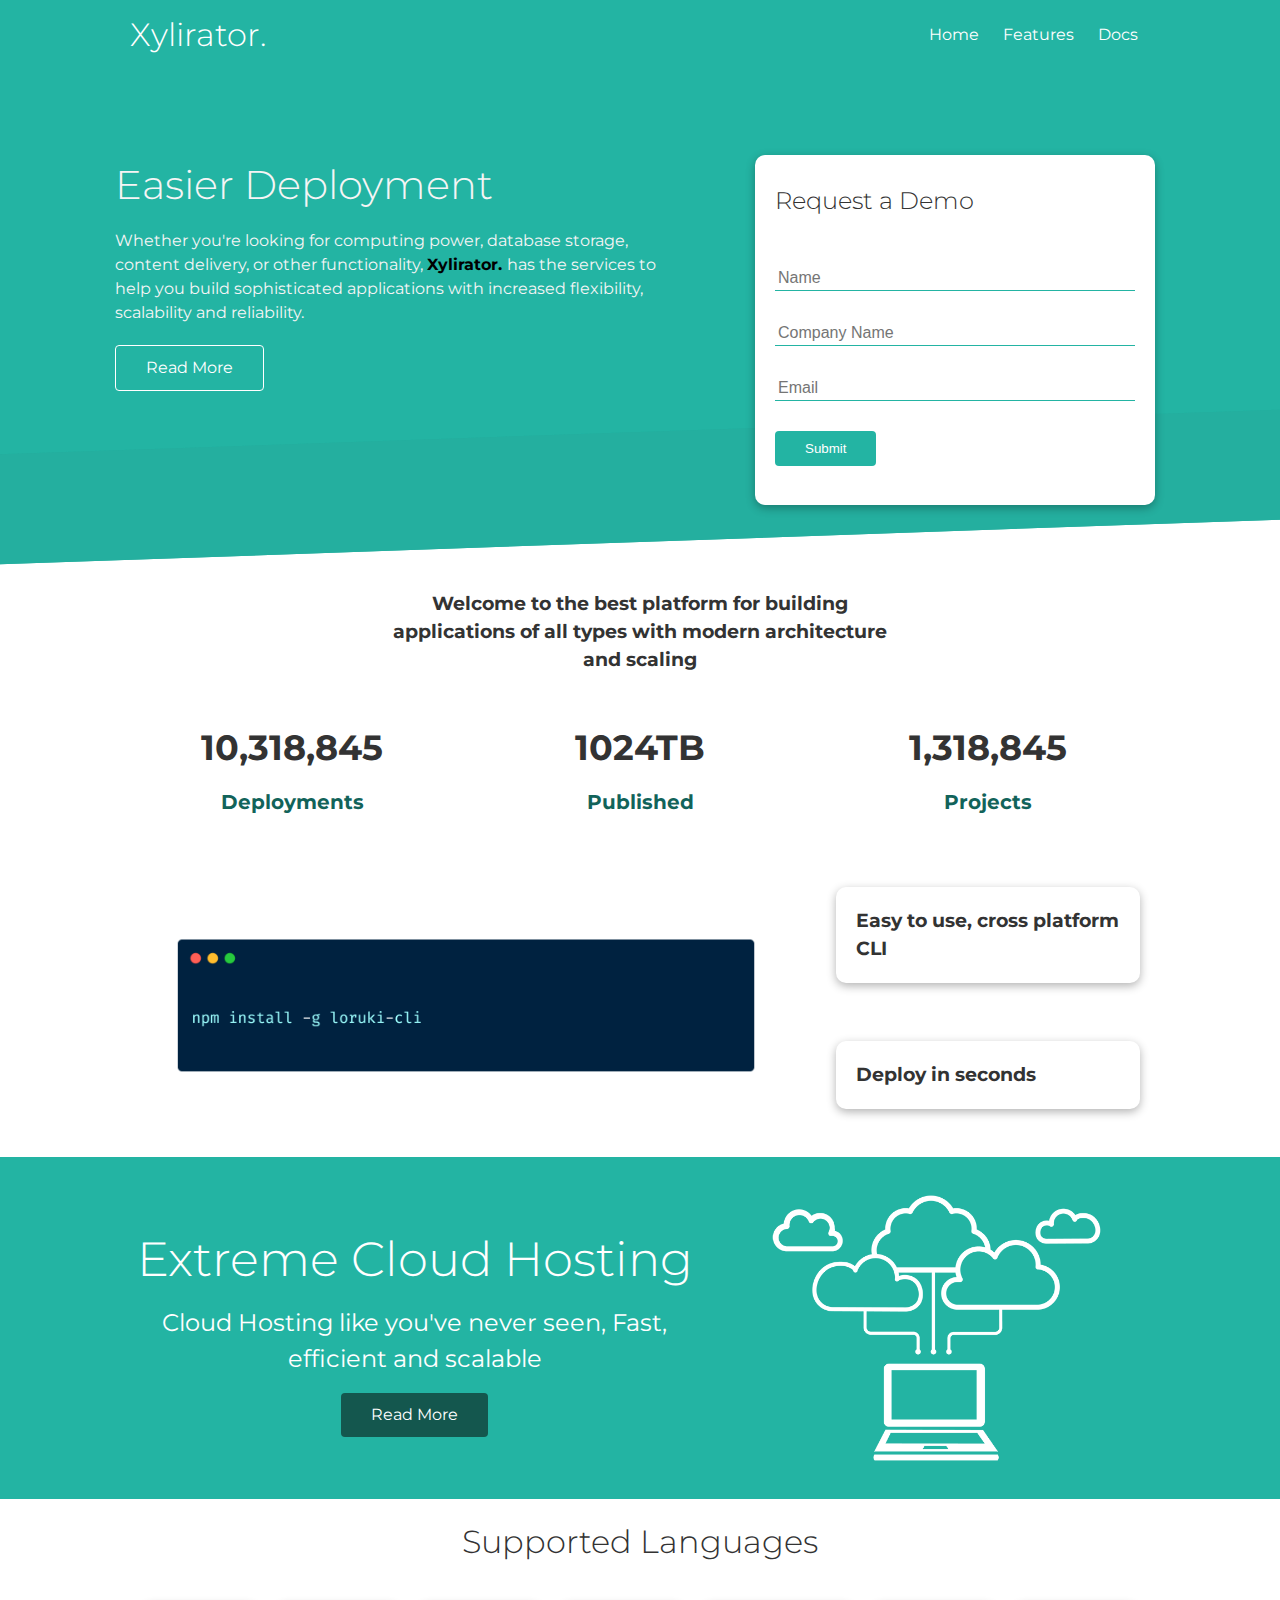
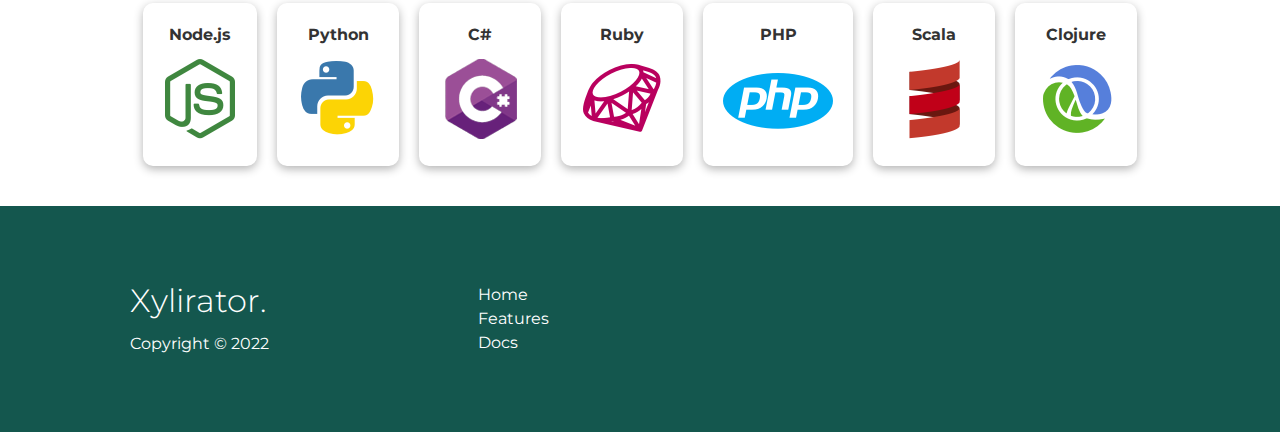
<file: index.html>
<!DOCTYPE html>
<html lang="en">
  <head>
    <meta charset="UTF-8" />
    <meta http-equiv="X-UA-Compatible" content="IE=edge" />
    <meta name="viewport" content="width=device-width, initial-scale=1.0" />
    <link
      rel="stylesheet"
      href="https://cdnjs.cloudflare.com/ajax/libs/font-awesome/6.2.0/css/all.min.css"
      integrity="sha512-xh6O/CkQoPOWDdYTDqeRdPCVd1SpvCA9XXcUnZS2FmJNp1coAFzvtCN9BmamE+4aHK8yyUHUSCcJHgXloTyT2A=="
      crossorigin="anonymous"
      referrerpolicy="no-referrer"
    />
    <link rel="stylesheet" href="styles.css" />
    <title>Xylirator | Cloud Hosting for Everyone</title>
  </head>
  <body>
    <div class="navbar">
      <div class="container flex">
        <h1 class="logo transition">Xylirator.</h1>
        <nav>
          <ul>
            <li><a href="index.html" class="transition">Home</a></li>
            <li><a href="features.html" class="transition">Features</a></li>
            <li><a href="Docs.html" class="transition">Docs</a></li>
          </ul>
        </nav>
      </div>
    </div>

    <section class="showcase">
      <div class="container grid">
        <div class="showcase__text">
          <h1>Easier Deployment</h1>
          <p>
            Whether you're looking for computing power, database storage,
            content delivery, or other functionality,
            <span class="highlight"> Xylirator. </span> has the services to help
            you build sophisticated applications with increased flexibility,
            scalability and reliability.
          </p>
          <a href="features.html" class="btn btn__outline">Read More</a>
        </div>

        <div class="showcase__form card">
          <h2>Request a Demo</h2>
          <form
            name="contact"
            method="post"
            netlify-honeypot="bot-field"
            data-netlify="true"
          >
            <input type="hidden" name="form-name" value="contact" />
            <p class="hidden">
              <label>Don't fill this out if you're human; <input name="bot-field"/></label>
            </p>
            <div class="form__control">
              <input type="text" name="name" placeholder="Name" required />
            </div>
            <div class="form__control">
              <input
                type="text"
                name="Company"
                placeholder="Company Name"
                required
              />
            </div>
            <div class="form__control">
              <input type="email" name="Email" placeholder="Email" required />
            </div>
            <input type="submit" name="Send" class="btn btn__primary" />
          </form>
        </div>
      </div>
    </section>

    <!-- Stats -->
    <section class="stats">
      <div class="container">
        <h3 class="stats__heading text__center">
          Welcome to the best platform for building applications of all types
          with modern architecture and scaling
        </h3>

        <div class="grid grid__3 text__center my__4">
          <div>
            <i class="fas fa-server fa-3x"></i>
            <h3>10,318,845</h3>
            <p class="text__secondary">Deployments</p>
          </div>
          <div>
            <i class="fas fa-upload fa-3x"></i>
            <h3>1024TB</h3>
            <p class="text__secondary">Published</p>
          </div>
          <div>
            <i class="fas fa-project-diagram fa-3x"></i>
            <h3>1,318,845</h3>
            <p class="text__secondary">Projects</p>
          </div>
        </div>
      </div>
    </section>

    <!-- CLI -->
    <section class="cli">
      <div class="container grid">
        <img src="./images/cli.png" alt="" />
        <div class="card">
          <h3>Easy to use, cross platform CLI</h3>
        </div>
        <div class="card">
          <h3>Deploy in seconds</h3>
        </div>
      </div>
    </section>

    <!-- CLOUD -->
    <section class="cloud bg__primary my__2 py__2">
      <div class="container grid">
        <div class="text__center">
          <h2 class="lg">Extreme Cloud Hosting</h2>
          <p class="lead my__1">
            Cloud Hosting like you've never seen, Fast, efficient and scalable
          </p>
          <a href="features.html" class="btn btn__dark .bg__dark">Read More</a>
        </div>
        <img src="images/cloud.png" alt="" />
      </div>
    </section>

    <!-- Languages -->

    <section class="languages">
      <h2 class="md text__center my__2">Supported Languages</h2>
      <div class="container flex">
        <div class="card">
          <h4>Node.js</h4>
          <img src="images/logos/node.png" alt="" />
        </div>
        <div class="card">
          <h4>Python</h4>
          <img src="images/logos/python.png" alt="" />
        </div>
        <div class="card">
          <h4>C#</h4>
          <img src="images/logos/csharp.png" alt="" />
        </div>
        <div class="card">
          <h4>Ruby</h4>
          <img src="images/logos/ruby.png" alt="" />
        </div>
        <div class="card">
          <h4>PHP</h4>
          <img src="images/logos/php.png" alt="" />
        </div>
        <div class="card">
          <h4>Scala</h4>
          <img src="images/logos/scala.png" alt="" />
        </div>
        <div class="card">
          <h4>Clojure</h4>
          <img src="images/logos/clojure.png" alt="" />
        </div>
      </div>
    </section>

    <!-- FOOTER -->
    <footer class="footer bg__dark py__5">
      <div class="container grid grid__3">
        <div>
          <h1>Xylirator.</h1>
          <p>Copyright &copy; 2022</p>
        </div>
        <nav>
          <ul>
            <li><a href="index.html">Home</a></li>
            <li><a href="featrues.html">Features</a></li>
            <li><a href="docs.html">Docs</a></li>
          </ul>
        </nav>
        <div class="social">
          <a href="#"><i class="fab fa-github fa-2x"></i></a>
          <a href="#"><i class="fab fa-twitter fa-2x"></i></a>
          <a href="#"><i class="fab fa-linkedin fa-2x"></i></a>
        </div>
      </div>
    </footer>
  </body>
</html>
</file>
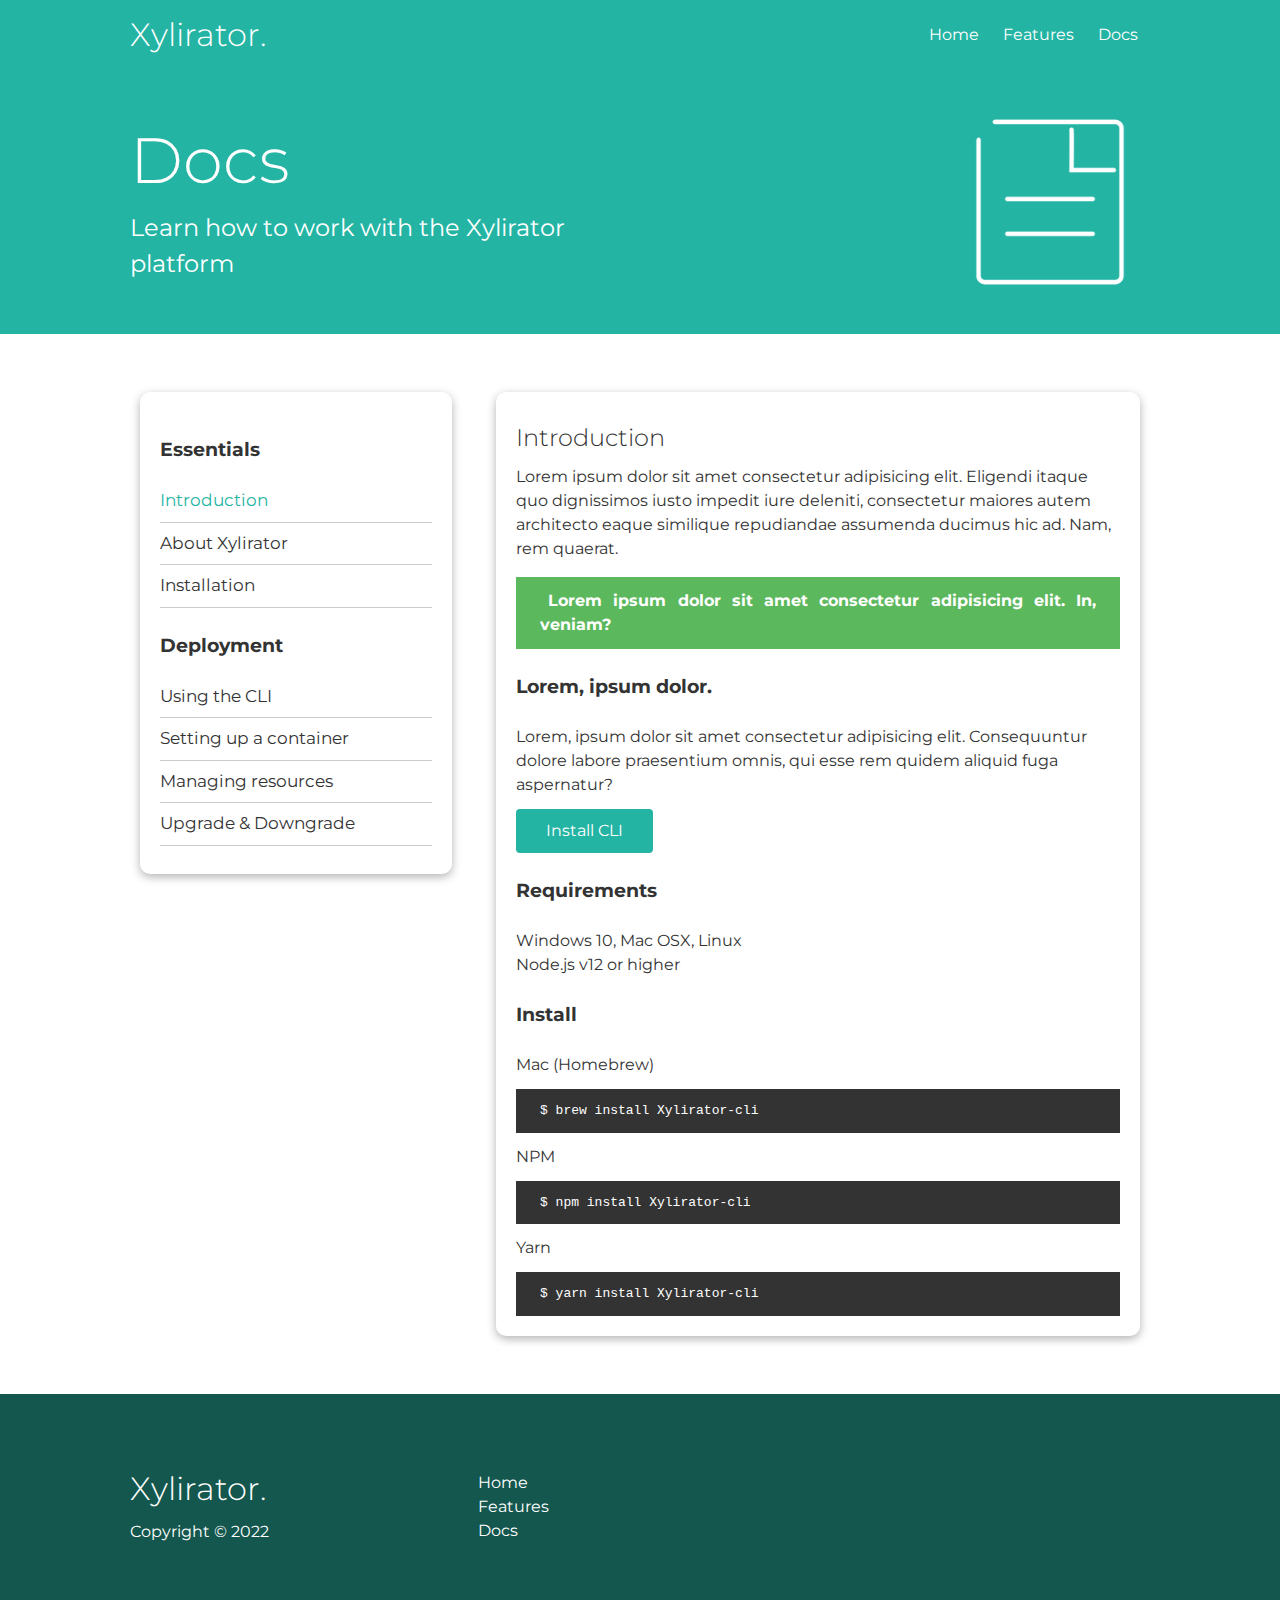
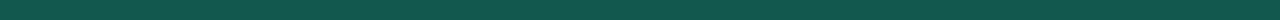
<file: Docs.html>
<!DOCTYPE html>
<html lang="en">
  <head>
    <meta charset="UTF-8" />
    <meta http-equiv="X-UA-Compatible" content="IE=edge" />
    <meta name="viewport" content="width=device-width, initial-scale=1.0" />
    <link
      rel="stylesheet"
      href="https://cdnjs.cloudflare.com/ajax/libs/font-awesome/6.2.0/css/all.min.css"
      integrity="sha512-xh6O/CkQoPOWDdYTDqeRdPCVd1SpvCA9XXcUnZS2FmJNp1coAFzvtCN9BmamE+4aHK8yyUHUSCcJHgXloTyT2A=="
      crossorigin="anonymous"
      referrerpolicy="no-referrer"
    />
    <link rel="stylesheet" href="styles.css" />
    <title>Xylirator | Cloud Hosting for Everyone</title>
  </head>
  <body>
    <!-- NAVBAR -->
    <div class="navbar">
      <div class="container flex">
        <h1 class="logo transition">Xylirator.</h1>
        <nav>
          <ul>
            <li><a href="index.html" class="transition">Home</a></li>
            <li><a href="features.html" class="transition">Features</a></li>
            <li><a href="Docs.html" class="transition">Docs</a></li>
          </ul>
        </nav>
      </div>
    </div>

    <!-- HEAD -->
    <section class="docs__head bg__primary py__3">
      <div class="container grid">
        <div>
          <h1 class="xl">Docs</h1>
          <p class="lead">Learn how to work with the Xylirator platform</p>
        </div>
        <img src="images/docs.png" alt="" />
      </div>
    </section>

    <!-- MAIN -->
    <section class="docs__main my__4">
      <div class="container grid">
        <div class="card bg__light p__3">
          <h3 class="my__2">Essentials</h3>
          <nav>
            <ul>
              <li><a href="#" class="text__primary">Introduction</a></li>
              <li><a href="#">About Xylirator</a></li>
              <li><a href="#">Installation</a></li>
            </ul>
          </nav>
          <h3 class="my__2">Deployment</h3>
          <nav>
            <ul>
              <li><a href="#">Using the CLI</a></li>
              <li><a href="#">Setting up a container</a></li>
              <li><a href="#">Managing resources</a></li>
              <li><a href="#">Upgrade & Downgrade</a></li>
            </ul>
          </nav>
        </div>
        <div class="card">
          <h2>Introduction</h2>
          <p>
            Lorem ipsum dolor sit amet consectetur adipisicing elit. Eligendi
            itaque quo dignissimos iusto impedit iure deleniti, consectetur
            maiores autem architecto eaque similique repudiandae assumenda
            ducimus hic ad. Nam, rem quaerat.
          </p>
          <div class="alert alert__success">
            <i class="fas fa-info"></i>
            Lorem ipsum dolor sit amet consectetur adipisicing elit. In, veniam?
          </div>
          <h3>Lorem, ipsum dolor.</h3>
          <p>
            Lorem, ipsum dolor sit amet consectetur adipisicing elit.
            Consequuntur dolore labore praesentium omnis, qui esse rem quidem
            aliquid fuga aspernatur?
          </p>
          <a href="#" class="btn btn__primary">Install CLI</a>

          <h3>Requirements</h3>
          <ul>
            <li>Windows 10, Mac OSX, Linux</li>
            <li>Node.js v12 or higher</li>
          </ul>

          <h3>Install</h3>
          <p>Mac (Homebrew)</p>
          <pre><code>$ brew install Xylirator-cli</code></pre>
          <p>NPM</p>
          <pre><code>$ npm install Xylirator-cli</code></pre>
          <p>Yarn</p>
          <pre><code>$ yarn install Xylirator-cli</code></pre>
        </div>
      </div>
    </section>

    <!-- FOOTER -->
    <footer class="footer bg__dark py__5">
      <div class="container grid grid__3">
        <div>
          <h1>Xylirator.</h1>
          <p>Copyright &copy; 2022</p>
        </div>
        <nav>
          <ul>
            <li><a href="index.html">Home</a></li>
            <li><a href="featrues.html">Features</a></li>
            <li><a href="docs.html">Docs</a></li>
          </ul>
        </nav>
        <div class="social">
          <a href="#"><i class="fab fa-github fa-2x"></i></a>
          <a href="#"><i class="fab fa-twitter fa-2x"></i></a>
          <a href="#"><i class="fab fa-linkedin fa-2x"></i></a>
        </div>
      </div>
    </footer>
  </body>
</html>
</file>
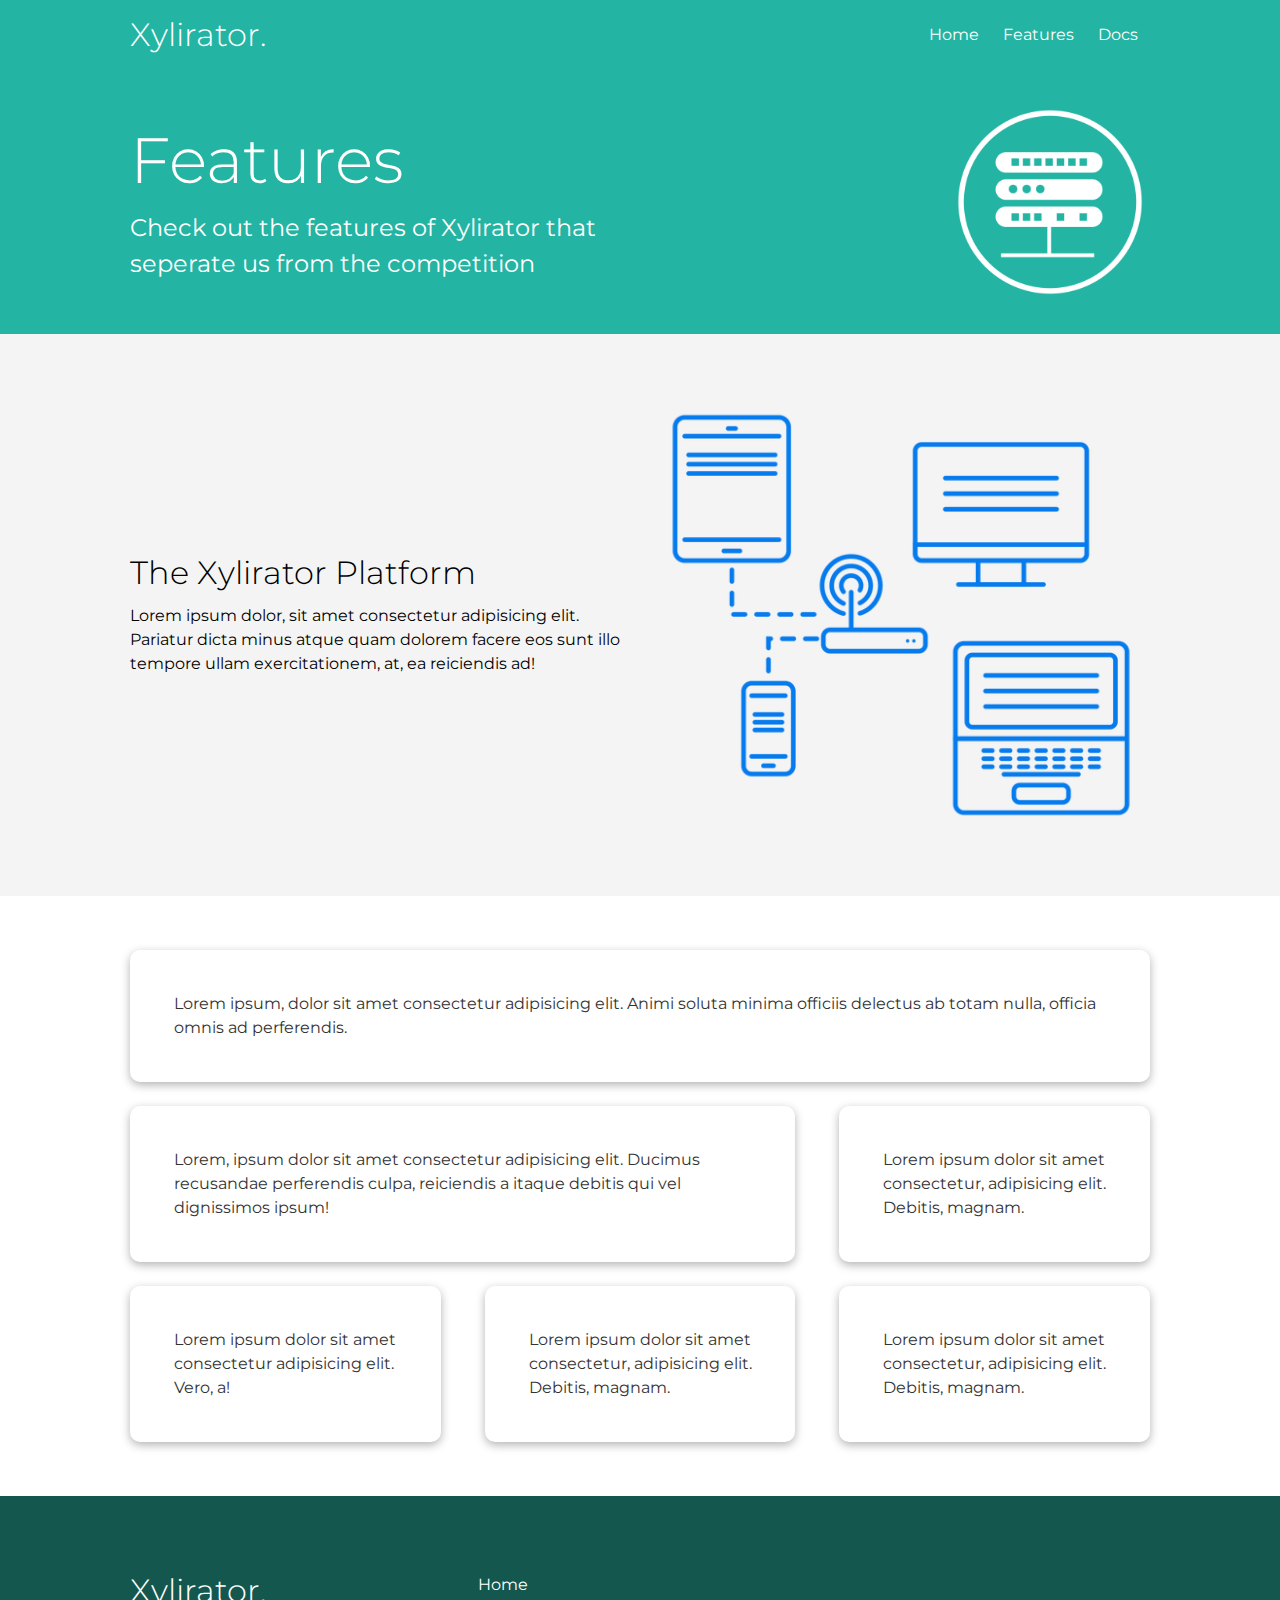
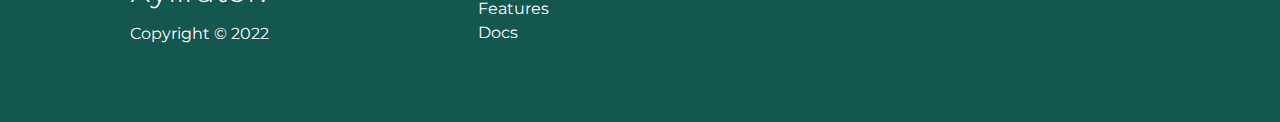
<file: features.html>
<!DOCTYPE html>
<html lang="en">
  <head>
    <meta charset="UTF-8" />
    <meta http-equiv="X-UA-Compatible" content="IE=edge" />
    <meta name="viewport" content="width=device-width, initial-scale=1.0" />
    <link
      rel="stylesheet"
      href="https://cdnjs.cloudflare.com/ajax/libs/font-awesome/6.2.0/css/all.min.css"
      integrity="sha512-xh6O/CkQoPOWDdYTDqeRdPCVd1SpvCA9XXcUnZS2FmJNp1coAFzvtCN9BmamE+4aHK8yyUHUSCcJHgXloTyT2A=="
      crossorigin="anonymous"
      referrerpolicy="no-referrer"
    />
    <link rel="stylesheet" href="styles.css" />
    <title>Xylirator | Cloud Hosting for Everyone</title>
  </head>
  <body>
    <!-- NAVBAR -->
    <div class="navbar">
      <div class="container flex">
        <h1 class="logo transition">Xylirator.</h1>
        <nav>
          <ul>
            <li><a href="index.html" class="transition">Home</a></li>
            <li><a href="features.html" class="transition">Features</a></li>
            <li><a href="Docs.html" class="transition">Docs</a></li>
          </ul>
        </nav>
      </div>
    </div>

    <!-- HEAD -->
    <section class="features__head bg__primary py__3">
      <div class="container grid">
        <div>
          <h1 class="xl">Features</h1>
          <p class="lead">
            Check out the features of Xylirator that seperate us from the
            competition
          </p>
        </div>
        <img src="images/server.png" alt="" />
      </div>
    </section>

    <!-- SUBHEAD -->
    <section class="features__sub--head bg__light py__3">
      <div class="container grid">
        <div>
          <h1 class="md">The Xylirator Platform</h1>
          <p>
            Lorem ipsum dolor, sit amet consectetur adipisicing elit. Pariatur
            dicta minus atque quam dolorem facere eos sunt illo tempore ullam
            exercitationem, at, ea reiciendis ad!
          </p>
        </div>
        <img src="images/server2.png" alt="" />
      </div>
    </section>

    <section class="features__main my__2">
      <div class="container grid grid__3">
        <div class="card flex">
          <i class="fas fa-server fa-3x"></i>
          <p>
            Lorem ipsum, dolor sit amet consectetur adipisicing elit. Animi
            soluta minima officiis delectus ab totam nulla, officia omnis ad
            perferendis.
          </p>
        </div>
        <div class="card flex">
          <i class="fas fa-network-wired fa-3x"></i>
          <p>
            Lorem, ipsum dolor sit amet consectetur adipisicing elit. Ducimus
            recusandae perferendis culpa, reiciendis a itaque debitis qui vel
            dignissimos ipsum!
          </p>
        </div>
        <div class="card flex">
          <i class="fas fa-laptop-code fa-3x"></i>
          <p>
            Lorem ipsum dolor sit amet consectetur, adipisicing elit. Debitis,
            magnam.
          </p>
        </div>
        <div class="card flex">
          <i class="fas fa-database fa-3x"></i>
          <p>
            Lorem ipsum dolor sit amet consectetur adipisicing elit. Vero, a!
          </p>
        </div>
        <div class="card flex">
          <i class="fas fa-power-off fa-3x"></i>
          <p>
            Lorem ipsum dolor sit amet consectetur, adipisicing elit. Debitis,
            magnam.
          </p>
        </div>
        <div class="card flex">
          <i class="fas fa-upload fa-3x"></i>
          <p>
            Lorem ipsum dolor sit amet consectetur, adipisicing elit. Debitis,
            magnam.
          </p>
        </div>
      </div>
    </section>

    <!-- FOOTER -->
    <footer class="footer bg__dark py__5">
      <div class="container grid grid__3">
        <div>
          <h1>Xylirator.</h1>
          <p>Copyright &copy; 2022</p>
        </div>
        <nav>
          <ul>
            <li><a href="index.html">Home</a></li>
            <li><a href="featrues.html">Features</a></li>
            <li><a href="docs.html">Docs</a></li>
          </ul>
        </nav>
        <div class="social">
          <a href="#"><i class="fab fa-github fa-2x"></i></a>
          <a href="#"><i class="fab fa-twitter fa-2x"></i></a>
          <a href="#"><i class="fab fa-linkedin fa-2x"></i></a>
        </div>
      </div>
    </footer>
  </body>
</html>
</file>
<file: styles.css>
@import url("https://fonts.googleapis.com/css2?family=Montserrat:ital,wght@0,300;0,500;0,700;1,400&display=swap");

:root {
  --primary-color: #23b4a3;
  --secondary-color: #12635a;
  --dark-color: #14574e;
  --light-color: #f4f4f4;
  --success-color: #5cb85c;
  --fail-color: #d9534f;
}

* {
  box-sizing: border-box;
  padding: 0;
  margin: 0;
}

body {
  font-family: "Montserrat", sans-serif;
  line-height: 1.5;
  color: #333;
}

ul {
  list-style: none;
}

a {
  text-decoration: none;
  color: #333;
}

h1,
h2 {
  font-weight: 300;
  line-height: 1.2;
  margin: 12px 0;
}

p {
  margin: 12px 0;
}

img {
  width: 100%;
}

code,
pre {
  background: #333;
  color: #fff;
  padding: 12px;
}

.highlight {
  color: black;
  font-weight: bold;
}

.transition {
  transition: 500ms;
  transition-timing-function: ease;
}

.transition:hover {
  color: black;
  font-weight: 700;
}

.hidden {
  visibility: hidden;
  height: 0;
}

/* Navbar */

.navbar {
  background-color: var(--primary-color);
  color: #fff;
  height: 70px;
}

.navbar ul {
  display: flex;
}

.navbar a {
  color: #fff;
  padding: 8px;
  margin: 0 4px;
}

.navbar a:hover {
  border-bottom: 2px solid rgb(7, 4, 4);
}

.navbar .flex {
  justify-content: space-between;
}

/* Showcase */

.showcase {
  height: 400px;
  background-color: var(--primary-color);
  color: rgb(245, 245, 245);
  position: relative;
}

.showcase h1 {
  font-size: 40px;
}

.showcase p {
  margin: 20px 0;
}

.showcase .grid {
  overflow: visible;
  grid-template-columns: 55% 45%;
  gap: 30px;
}

.showcase__text {
  animation: slideInFromLeft 1s ease-in;
}

.showcase__form {
  position: relative;
  top: 60px;
  height: 350px;
  width: 400px;
  padding: 40px;
  z-index: 1000;
  justify-self: flex-end;
  animation: slideInFromRight 1s ease-in;

}

.showcase__form .form__control {
  margin: 30px 0;
}

.showcase__form input[type="text"],
.showcase__form input[type="email"] {
  border: 0;
  border-bottom: 1px solid var(--primary-color);
  width: 100%;
  padding: 3px;
  font-size: 16px;
}

.showcase__form input:focus {
  outline: none;
}

.showcase::before,
.showcase::after {
  content: "";
  position: absolute;
  height: 110px;
  bottom: -72px;
  right: 0;
  left: 0;
  background: #24af9f;
  transform: skewY(-3deg);
  -webkit-transform: skewY(-2deg);
  -moz-transform: skewY(-2deg);
  -ms-transform: skewY(-2deg);
}

/* Stats */

.stats {
  padding-top: 120px;
  animation: slideInFromBottom 1s ease-in;

}

.stats__heading {
  max-width: 500px;
  margin: auto;
}

.stats .grid h3 {
  font-size: 35px;
}

.stats .grid p {
  font-size: 20px;
  font-weight: bold;
}

/* CLI */

.cli .grid {
  grid-template-columns: repeat(3, 1fr);
  grid-template-rows: repeat(2, 1fr);
}

.cli .grid > *:first-child {
  grid-column: 1 / span 2;
  grid-row: 1 / span 2;
}

/* CLOUD */

.cloud .grid {
  grid-template-columns: 4fr 3fr;
}

/* LANGUAGES */

.languages .flex {
  flex-wrap: wrap;
}

.languages .card {
  text-align: center;
  margin: 18px 10px 40px;
  transition: transform ease-in 300ms;
}

.languages .card h4 {
  margin-bottom: 12px;
}

.languages .card:hover {
  transform: translateY(-15px);
}

/* FEATURES */

.features__head img,
.docs__head img {
  width: 200px;
  justify-self: flex-end;
}

.features__main .card > i {
  margin-right: 24px;
}

.features_sub--head img {
  width: 300px;
  justify-self: flex-end;
}

.features__main .grid {
  padding: 30px;
}

.features__main .grid > *:first-child {
  grid-column: 1 / span 3;
}

.features__main .grid > *:nth-child(2) {
  grid-column: 1 / span 2;
}

/* DOCS */
.docs__main h3 {
  margin: 24px 0;
}

.docs__main .grid {
  grid-template-columns: 1fr 2fr;
  align-items: flex-start;
}

.docs__main nav li {
  font-size: 17px;
  padding-bottom: 8px;
  margin-bottom: 8px;
  border-bottom: 1px solid #ccc;
}

.docs__main a:hover {
  font-weight: bold;
}

/* FOOTER */
.footer .social a {
  margin: 0 10px;
}

/* TEXT COLOURS */

.text__primary {
  color: var(--primary-color);
}

.text__secondary {
  color: var(--secondary-color);
}

.text__dark {
  color: var(--dark-color);
}

.text__light {
  color: var(--light-color);
}

/* Backgrounds & Coloured Buttons */

.bg__primary,
.btn__primary {
  background-color: var(--primary-color);
  color: #fff;
}

.bg__secondary,
.btn__secondary {
  background-color: var(--secondary-color);
  color: #fff;
}

.bg__dark,
.btn__dark {
  background-color: var(--dark-color);
  color: #fff;
}

.bg__light,
.btn__light {
  background-color: var(--light-color);
  color: rgb(0, 0, 0);
}

.bg__primary a,
.btn__primary a,
.bg__secondary a,
.btn__secondary a,
.bg__dark a,
.btn__dark a,
.btn__light a {
  color: #fff;
}
/* Text Sizes */

.lead {
  font-size: 24px;
}

.sm {
  font-size: 1rem;
}

.md {
  font-size: 2rem;
}

.lg {
  font-size: 3rem;
}

.xl {
  font-size: 4rem;
}

/* ALERT */

.alert {
  background-color: var(--light-color);
  padding: 12px 24px;
  font-weight: bold;
  margin: 16px 0;
  text-align: justify;
}

.alert i {
  margin-right: 8px;
}

.alert__success {
  background-color: var(--success-color);
  color: #fff;
}

.alert__error {
  background-color: var(--fail-color);
  color: #fff;
}

/* Generic */

.card {
  background-color: #fff;
  color: #333;
  border-radius: 10px;
  box-shadow: 0 3px 10px rgba(0, 0, 0, 0.3);
  padding: 20px;
  margin: 10px;
}

.btn {
  display: inline-block;
  padding: 10px 30px;
  cursor: pointer;
  color: #fff;
  border: none;
  border-radius: 4px;
  transition: all 200ms ease;
}

.btn__outline {
  background-color: transparent;
  border: 1px #fff solid;
}

.btn:hover {
  transform: scale(0.98);
}

.text__center {
  text-align: center;
}

.container {
  max-width: 1100px;
  margin: 0 auto;
  overflow: auto;
  padding: 0 40px;
}

.flex {
  display: flex;
  justify-content: center;
  align-items: center;
  height: 100%;
}

.grid {
  display: grid;
  grid-template-columns: repeat(2, 1fr);
  gap: 24px;
  justify-content: center;
  align-items: center;
  height: 100%;
}

.grid__3 {
  grid-template-columns: repeat(3, 1fr);
}

/* MARGIN */

.my__1 {
  margin: 1rem 0;
}

.my__2 {
  margin: 1.5rem 0;
}

.my__3 {
  margin: 2rem 0;
}

.my__4 {
  margin: 3rem 0;
}

.my__5 {
  margin: 4rem 0;
}

.m__1 {
  margin: 1rem;
}

.m2__2 {
  margin: 1.5rem;
}

.m__3 {
  margin: 2rem;
}

.m__4 {
  margin: 3rem;
}

.m__5 {
  margin: 4rem;
}

/* PADDING */

.py__1 {
  padding: 1rem 0;
}

.py__2 {
  padding: 1.5rem 0;
}

.py__3 {
  padding: 2rem 0;
}

.py__4 {
  padding: 3rem 0;
}

.py__5 {
  padding: 4rem 0;
}

.m__1 {
  padding: 1rem;
}

.m__2 {
  padding: 1.5rem;
}

.m__3 {
  padding: 2rem;
}

.m__4 {
  padding: 3rem;
}

.m__5 {
  padding: 4rem;
}

/* ANIMATIONS */

@keyframes slideInFromLeft {
  0% {
    transform: translateX(-100%);
  }

  100% {
    transform: translateX(0);
  }


}

@keyframes slideInFromRight {
  0% {
    transform: translateX(100%);
  }

  100% {
    transform: translateX(0);
  }

  
}

@keyframes slideInFromTop {
  0% {
    transform: translateY(-100%);
  }

  100% {
    transform: translateY(0);
  }

  
}
@keyframes slideInFromBottom {
  0% {
    transform: translateY(100%);
  }

  100% {
    transform: translateY(0);
  }

  
}


/* TABLETS AND SMALL SMARTPHONES */

@media (max-width: 768px) {
  .grid,
  .showcase .grid,
  .stats .grid,
  .cli .grid,
  .cloud .grid,
  .features__main .grid,
  .docs__main .grid {
    grid-template-columns: 1fr;
    grid-template-rows: 1fr;
  }

  .showcase {
    height: auto;
  }

  .showcase__text {
    text-align: center;
    margin-top: 40px;
    animation: slideInFromTop 1s ease-in;

  }

  .showcase__form {
    justify-self: center;
    margin: auto;
    animation: slideInFromBottom 1s ease-in;
  }

  .cli .grid > *:first-child {
    grid-column: 1;
    grid-row: 1;
  }

  .features__head,
  .features_sub--head,
  .docs__head {
    text-align: center;
  }
  .features__head img,
  .features_sub--head img,
  .docs__head img {
    justify-self: center;
  }

  .features__main .grid>*:first-child,
  .features__main .grid>*:nth-child(2) {
    grid-column: 1;
  }

}

/* Mobile */

@media (max-width: 500px) {
  .navbar {
    height: 110px;
  }

  .navbar .flex {
    flex-direction: column;
  }

  .navbar ul {
    padding: 10px;
    background-color: rgba(0, 0, 0, 0.1);
  }
}
</file>
